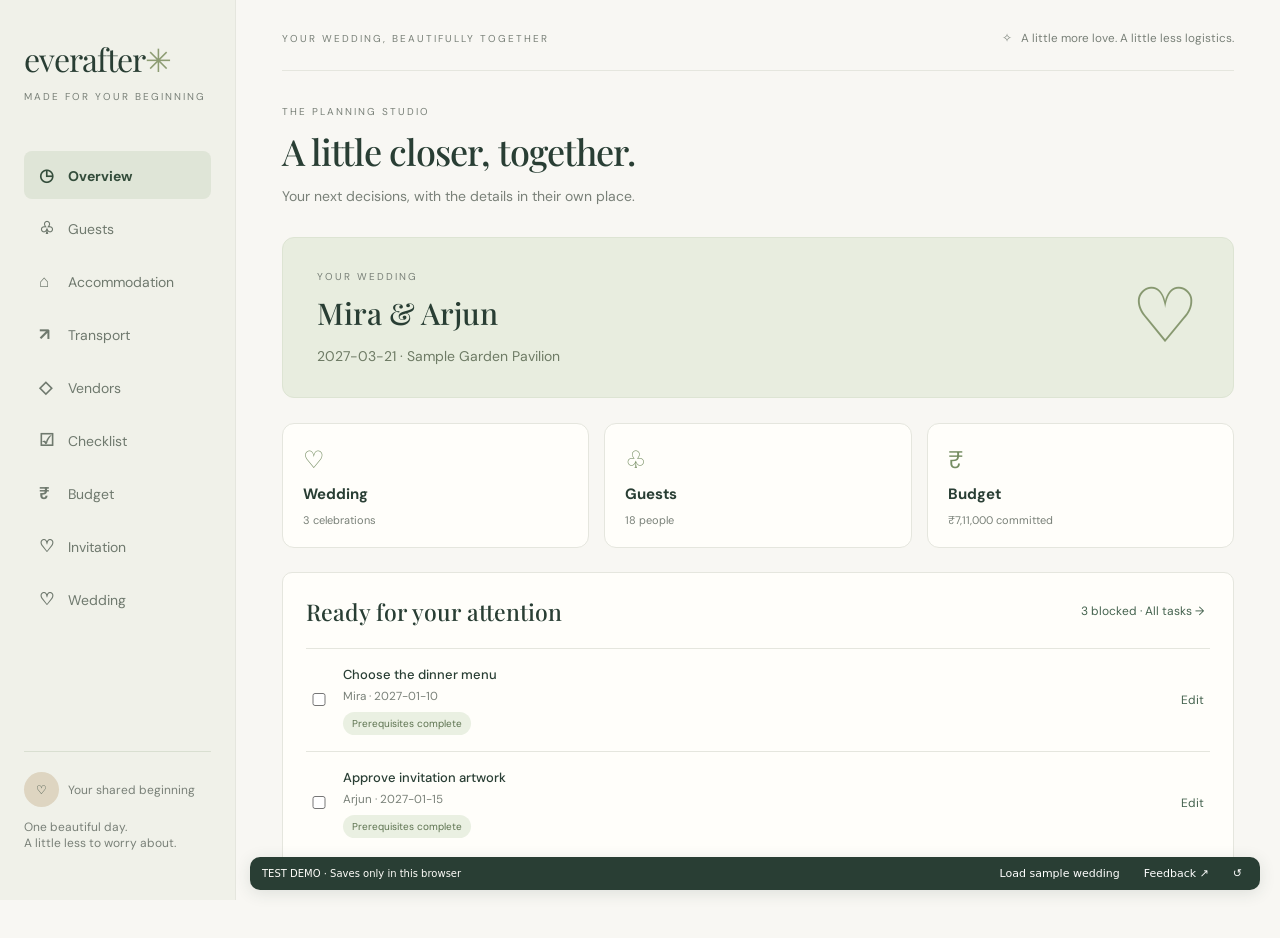
<file: docs/index.html>
<!doctype html>
<html lang="en"><head><meta charset="utf-8"><meta name="viewport" content="width=device-width,initial-scale=1"><title>Everafter · A little less planning, a little more us</title>
<style>
@import url('https://fonts.googleapis.com/css2?family=DM+Sans:wght@400;500;600;700&family=Playfair+Display:wght@400;500;600&display=swap');
:root{--bg:#f8f7f3;--ink:#293e34;--muted:#798078;--green:#45634f;--line:#e5e6de;--paper:#fffefa;--peach:#f4e6dc}*{box-sizing:border-box}body{margin:0;background:var(--bg);color:var(--ink);font:14px 'DM Sans',sans-serif}button,input,select,textarea{font:inherit}button{cursor:pointer}aside{width:236px;background:#f0f1e9;position:fixed;inset:0 auto 0 0;padding:37px 24px;display:flex;flex-direction:column;border-right:1px solid var(--line)}.brand{font:32px 'Playfair Display',Georgia,serif;letter-spacing:-1px}.brand span{color:#8d9c73}.tagline{font-size:10px;letter-spacing:2px;text-transform:uppercase;margin:10px 0 43px;color:var(--muted)}nav button{display:block;width:100%;text-align:left;border:0;background:transparent;color:#6f796e;padding:13px 15px;border-radius:8px;margin:5px 0}nav button.active{background:#dfe5d7;color:#344d3b;font-weight:700}nav button b{display:inline-block;width:29px;font-size:17px}.side-bottom{margin-top:auto;border-top:1px solid #d9dfd1;padding-top:20px;font-size:12px;color:var(--muted)}.avatar{display:inline-grid;place-items:center;background:#ded5c1;border-radius:50%;width:35px;height:35px;margin-right:9px;color:var(--ink)}main{margin-left:236px;padding:30px 46px 60px;max-width:1650px}.top{display:flex;justify-content:space-between;align-items:center;border-bottom:1px solid var(--line);padding-bottom:24px;margin-bottom:34px}.eyebrow{font-size:10px;text-transform:uppercase;letter-spacing:2px;color:var(--muted)}.top small{color:var(--muted)}h1,h2,h3{font-family:'Playfair Display',Georgia,serif;font-weight:500}h1{font-size:36px;letter-spacing:-1px;margin:9px 0 10px}h2{font-size:23px;margin:0}h3{font-size:18px;margin:0}.sub{color:var(--muted);line-height:1.7}.heading{display:flex;justify-content:space-between;align-items:center;margin-bottom:28px;gap:16px}.button{border:1px solid var(--line);background:var(--paper);color:var(--ink);padding:11px 17px;border-radius:6px;white-space:nowrap}.primary{background:var(--green);border-color:var(--green);color:white}.hero{background:#e8eddf;border:1px solid #dde4d3;border-radius:12px;padding:32px 34px;display:flex;justify-content:space-between;align-items:center;margin-bottom:25px;overflow:hidden}.hero h2{font-size:30px;margin:10px 0}.hero .art{font-size:76px;color:#879870;line-height:1}.hero p{color:#6e7b65;margin-bottom:0}.stats{display:grid;grid-template-columns:repeat(4,1fr);gap:17px;margin-bottom:28px}.stat,.card{background:var(--paper);border:1px solid var(--line);border-radius:10px;padding:23px}.stat .number{font:32px 'Playfair Display',serif;margin:13px 0 8px}.stat small{color:var(--muted)}.label{font-size:12px;color:#697766}.grid{display:grid;grid-template-columns:1.45fr 1fr;gap:22px}.card-head{display:flex;justify-content:space-between;align-items:center;margin-bottom:21px}.link{border:0;background:none;color:var(--green);font-size:12px}.row{display:flex;gap:12px;align-items:center;padding:16px 0;border-top:1px solid var(--line)}.row:first-child{border-top:0}.row .grow{flex:1}.row small{display:block;color:var(--muted);margin-top:5px}.pill{display:inline-block;font-size:11px;padding:5px 9px;border-radius:20px;background:#eaf0e2;color:#5c724f}.pill.pending{background:#f6ecda;color:#9b7e43}.pill.declined{background:#f4e1dc;color:#a46759}.progress{height:6px;background:#eceee5;border-radius:9px;overflow:hidden;margin:16px 0}.progress i{display:block;height:100%;background:#9caf82}.toolbar{display:flex;gap:10px;flex-wrap:wrap;margin-bottom:20px}.toolbar input{flex:1;min-width:180px}input,select,textarea{border:1px solid #dadfd3;border-radius:5px;background:white;padding:11px;color:var(--ink);width:100%}textarea{min-height:80px}table{width:100%;border-collapse:collapse;text-align:left}th{font-size:10px;letter-spacing:1px;text-transform:uppercase;color:var(--muted);font-weight:500;padding:15px 12px;border-bottom:1px solid var(--line)}td{padding:17px 12px;border-bottom:1px solid var(--line);font-size:13px}td small{display:block;color:var(--muted);margin-top:4px}.table-wrap{overflow:auto}.empty{text-align:center;color:var(--muted);padding:38px 12px;line-height:1.8}.hint{background:#f0f2e8;border-radius:8px;padding:16px;color:#728267;line-height:1.7;font-size:12px;margin-top:20px}.danger{color:#a76455}.actions{display:flex;gap:6px}.actions button{padding:6px 9px;border:1px solid var(--line);border-radius:5px;background:white;color:var(--green);font-size:11px}dialog{border:1px solid var(--line);border-radius:14px;width:560px;max-width:94vw;padding:28px;color:var(--ink)}dialog::backdrop{background:#24372d66;backdrop-filter:blur(3px)}form .fields{display:grid;grid-template-columns:1fr 1fr;gap:16px;margin:24px 0}label{font-size:12px;color:#6f7c6d;display:block}label input,label select,label textarea{margin-top:7px}.wide{grid-column:1/-1}.check{display:flex;align-items:center;gap:8px}.check input{width:auto}.modal-footer{display:flex;justify-content:flex-end;gap:8px}.toast{position:fixed;bottom:24px;right:24px;background:var(--ink);color:white;padding:14px 22px;border-radius:8px;z-index:9;display:none}.invitation{text-align:center;background:#f0e8dc;border:8px double #b9b99c;padding:60px 28px;margin:15px auto;max-width:580px}.invitation h1{font-size:52px}.invitation p{letter-spacing:2px;line-height:2}.guest{max-width:720px;margin:40px auto;padding:24px}.guest h1{text-align:center}.guest .fields{display:grid;gap:18px}.mobile-brand{display:none}@media(max-width:1000px){main{padding:25px}.stats{grid-template-columns:repeat(2,1fr)}.grid{grid-template-columns:1fr}aside{width:195px;padding:30px 15px}main{margin-left:195px}}@media(max-width:700px){aside{position:static;width:100%;padding:20px}.tagline,.side-bottom{display:none}.brand{font-size:28px}nav{display:flex;overflow:auto;margin-top:10px}nav button{width:auto;white-space:nowrap;padding:9px}nav button b{display:none}main{margin:0;padding:22px 16px}.top{display:none}h1{font-size:30px}.hero{padding:23px}.hero .art{display:none}.heading{align-items:flex-start}.stats{gap:10px}.stat{padding:17px}.card{padding:17px}form .fields{grid-template-columns:1fr}.wide{grid-column:auto}}@media print{aside,.top,.heading,.toolbar,.button{display:none}main{margin:0}.invitation{break-inside:avoid}}
.inv-studio{display:grid;grid-template-columns:minmax(280px,.85fr) minmax(340px,1.15fr);gap:22px;align-items:start}.inv-controls{position:sticky;top:20px}.inv-ideas{display:flex;flex-wrap:wrap;gap:7px}.inv-ideas button{border:1px solid #dfe4d6;background:#f5f6ee;color:#637657;border-radius:20px;padding:8px 10px;font-size:11px}.inv-details{padding:16px;background:#f5f4ef;border-radius:8px;margin-top:21px}.inv-details small{display:block;margin-top:7px;color:var(--muted);line-height:1.5}.inv-notice{font-size:12px;line-height:1.6;background:#faf1e1;border-radius:7px;padding:12px}.inv-canvas{min-height:450px;background:radial-gradient(#dce1d2 .8px,transparent .8px),#f3f3ec;background-size:18px 18px;display:flex;flex-direction:column;align-items:center;justify-content:center;text-align:center;border-radius:8px;padding:30px}.inv-canvas h2{font-size:25px;margin-top:17px}.inv-canvas p{color:var(--muted);line-height:1.8;max-width:370px}.inv-preview-actions{display:flex;flex-wrap:wrap;gap:9px;margin-top:20px}.inv-preview a{text-decoration:none}.inv-artwork{display:block;width:100%;max-height:700px;object-fit:contain;background:#f3f2eb}.inv-gallery{display:grid;grid-template-columns:repeat(auto-fill,minmax(145px,1fr));gap:16px}.inv-saved{border:1px solid var(--line);border-radius:8px;overflow:hidden}.inv-saved.selected{border-color:#6b8557;box-shadow:0 0 0 1px #6b8557}.inv-select{width:100%;padding:0;background:white;border:0;text-align:left;color:var(--ink)}.inv-select img,.inv-thumb{width:100%;height:185px;object-fit:contain;background:#f1f0e7}.inv-thumb{display:flex;flex-direction:column;align-items:center;justify-content:center;font-size:35px;color:#9aa68c}.inv-thumb small{font-size:11px;margin-top:12px}.inv-select p{padding:0 12px;line-height:1.6;font-size:12px;display:-webkit-box;-webkit-line-clamp:2;-webkit-box-orient:vertical;overflow:hidden}.inv-saved-footer{display:flex;justify-content:space-between;align-items:center;padding:9px;color:var(--muted);font-size:11px}.button:disabled{opacity:.55;cursor:wait}.inv-orbit{font-size:65px;color:#92a67f;animation:inv-pulse 2s infinite}@keyframes inv-pulse{50%{opacity:.3;transform:scale(.85)}}@media(prefers-reduced-motion:reduce){.inv-orbit{animation:none}}@media(max-width:1100px){.inv-studio{grid-template-columns:1fr}.inv-controls{position:static}.inv-canvas{min-height:360px}}@media print{body:has(#inv-print) *{visibility:hidden}body:has(#inv-print) #inv-print,body:has(#inv-print) #inv-print *{visibility:visible}#inv-print{position:absolute;inset:0;width:100%;height:100%}.inv-artwork{max-height:100%;height:100%;object-fit:contain}.inv-controls,.inv-gallery,.inv-preview-actions{display:none}}
.org-tier-grid{display:grid;grid-template-columns:repeat(auto-fit,minmax(210px,1fr));gap:15px;margin-bottom:20px}.org-tier{text-align:left;color:var(--ink);cursor:pointer;transition:background .15s}.org-tier:hover,.org-tier.chosen{background:#edf1e4;border-color:#9aaf83}.org-tier h3{margin:13px 0 8px;font-size:20px}.org-tier p{font-size:12px;min-height:40px}.org-tier-bottom{display:flex;gap:10px;justify-content:space-between;align-items:center}.org-tier-bottom strong{font-size:22px}.org-tier-bottom strong small{font-size:11px;font-weight:400;color:var(--muted)}.org-tier-bottom .pill{font-size:9px;padding:4px 6px}.org-category-row{display:flex;flex-wrap:wrap;align-items:center;gap:9px;margin:0 0 24px}.org-category-row .eyebrow{margin-right:5px}#org-selection{margin-left:auto;display:flex;align-items:center;gap:6px}@media(max-width:700px){#org-selection{margin-left:0}.org-tier p{min-height:0}}
</style><link rel="stylesheet" href="./mobile.css?v=all-contacts-20261105"><link rel="stylesheet" href="./planning.css?v=all-contacts-20261105"></head><body>
<aside><div class="brand">everafter<span>✳</span></div><div class="tagline">Made for your beginning</div><nav id="nav"></nav><div class="side-bottom"><span class="avatar">♡</span>Your shared beginning<br><p>One beautiful day.<br>A little less to worry about.</p></div></aside>
<main><div class="top"><span class="eyebrow">Your wedding, beautifully together</span><small>✧ &nbsp; A little more love. A little less logistics.</small></div><div id="app"></div></main>
<dialog id="modal"><form id="form"><h2 id="modal-title"></h2><div class="fields" id="fields"></div><div class="modal-footer"><button type="button" class="button" onclick="document.querySelector('dialog').close()">Cancel</button><button class="button primary">Save details</button></div></form></dialog><div id="toast" class="toast" role="status"></div>
<script src="./demo-config.js?v=all-contacts-20261105"></script>
<script src="./checklist-templates.js?v=all-contacts-20261105"></script>
<script src="./planner-demo.js?v=all-contacts-20261105"></script>
<script src="./demo-api.js?v=all-contacts-20261105"></script>
<script src="./invitation.js?v=all-contacts-20261105"></script>
<script src="./organization.js?v=all-contacts-20261105"></script>
<script src="./contacts.js?v=all-contacts-20261105"></script>
<script src="./mobile.js?v=all-contacts-20261105"></script>
<script src="./planning.js?v=all-contacts-20261105"></script>
<script>
const $=s=>document.querySelector(s), esc=v=>String(v??'').replace(/[&<>"']/g,c=>({'&':'&amp;','<':'&lt;','>':'&gt;','"':'&quot;',"'":'&#39;'}[c]));
let data={guests:[],tasks:[],vendors:[],rides:[],settings:[]},page='Overview',query='',filter='All';
const pages={'Overview':'◷','Guests':'♧','Accommodation':'⌂','Transport':'↗','Vendors':'◇','Checklist':'☑','Budget':'₹','Invitation':'♡'};
const money=n=>new Intl.NumberFormat('en-IN',{style:'currency',currency:'INR',maximumFractionDigits:0}).format(Number(n)||0);
const settings=()=>data.settings[0]||{names:'Your names',date:'',venue:'Your wedding venue',budget:1000000,dress:'Festive attire'};
function toast(t){$('#toast').textContent=t;$('#toast').style.display='block';setTimeout(()=>$('#toast').style.display='none',3500)}
async function api(url,method='GET',body){return window.everafterDemoApi(url,method,body)}
async function load(){data=await api('/api/records');selectedGuests=new Set([...selectedGuests].filter(id=>data.guests.some(g=>g.id===id)));render()}
async function save(kind,record){await api('/api/records/'+kind,'POST',record);if(kind==='categories')categoryFilter='All';if(kind==='tiers')tierFilter='All';await load()}
function go(p){page=p;query='';filter='All';render();document.querySelector('main').scrollTop=0}
function heading(title,sub,action=''){return `<div class="heading"><div><div class="eyebrow">The planning studio</div><h1>${title}</h1><div class="sub">${sub}</div></div>${action}</div>`}
function addButton(kind,label){return `<button class="button primary" onclick="edit('${kind}')">＋ ${label}</button>`}
function empty(t){return `<div class="empty">✧<br>${t}</div>`}
function pill(s){return `<span class="pill ${s==='Pending'||s==='Considering'?'pending':s==='Declined'?'declined':''}">${esc(s||'Pending')}</span>`}
function actions(k,id,extra=''){return `<div class="actions"><button onclick="edit('${k}','${id}')">Edit</button>${extra}<button onclick="del('${k}','${id}')" aria-label="Delete record">×</button></div>`}
function table(head,rows){return `<div class="table-wrap"><table><thead><tr>${head.map(h=>`<th>${h}</th>`).join('')}</tr></thead><tbody>${rows.join('')}</tbody></table>${rows.length?'':empty('Nothing here yet. Add your first details to get started.')}</div>`}
function render(){ $('#nav').innerHTML=Object.entries(pages).map(([p,i])=>`<button class="${page===p?'active':''}" onclick="go('${p}')"><b>${i}</b>${p}</button>`).join(''); const s=settings(),g=data.guests,v=data.vendors,t=data.tasks;let html='';
if(page==='Overview'){const yes=g.filter(x=>x.rsvp==='Attending').length,done=t.filter(x=>x.done).length;const days=s.date?Math.ceil((new Date(s.date+'T00:00:00')-new Date())/86400000):null;html=heading('A beautiful beginning.','Your people, your plans, your day. All coming together.',`<button class="button" onclick="edit('settings')">Wedding details ↗</button>`)+`<div class="hero"><div><div class="eyebrow">${days===null?'Let the planning begin':days>0?days+' days until your forever':'Your wedding celebration'}</div><h2>${esc(s.names)}</h2><p>${s.date?esc(new Date(s.date+'T00:00:00').toLocaleDateString('en-IN',{day:'numeric',month:'long',year:'numeric'})):'Set a date and start your story'} &nbsp; · &nbsp; ${esc(s.venue)}</p></div><div class="art">❧ ♡</div></div><div class="stats">${[['Your guest list',g.length,'People to celebrate with'],['RSVPs received',g.filter(x=>x.rsvp&&x.rsvp!=='Pending').length,yes+' attending'],['Planning progress',t.length?Math.round(done/t.length*100)+'%':'0%',done+' of '+t.length+' tasks complete'],['Budget committed',money(v.reduce((a,x)=>a+Number(x.quote||0),0)),'of '+money(s.budget)+' planned']].map(([l,n,d])=>`<div class="stat"><div class="label">${l}</div><div class="number">${n}</div><small>${d}</small></div>`).join('')}</div><div class="grid"><section class="card"><div class="card-head"><h2>A little closer to “I do”</h2><button class="link" onclick="go('Checklist')">All tasks →</button></div>${t.filter(x=>!x.done).sort((a,b)=>(a.due||'9999').localeCompare(b.due||'9999')).slice(0,4).map(x=>taskRow(x)).join('')||empty('A clear head starts with a checklist.')}<button class="link" onclick="edit('tasks')">＋ Add a task</button></section><section class="card"><div class="card-head"><h2>Guest essentials</h2><button class="link" onclick="go('Guests')">Manage →</button></div>${[['Awaiting an RSVP',g.filter(x=>!x.rsvp||x.rsvp==='Pending').length],['Addresses to collect',g.filter(x=>!x.address).length],['Rooms to assign',g.filter(x=>x.needsHotel&&!x.room).length],['Pickups to confirm',g.filter(x=>x.needsRide&&!x.pickup).length]].map(([l,n])=>`<div class="row"><span class="grow">${l}</span><span class="pill pending">${n}</span></div>`).join('')}<div class="hint">A guest’s private link brings their RSVP, preferences, and confirmed arrangements together.</div></section></div>`;}
if(page==='Guests'){html=guestOrganizationView();}
if(page==='Accommodation'){html=heading('A warm welcome.','Record your bookings and give every guest a place to settle in.')+`<section class="card">${table(['Guest / tier','Needs a room','Hotel','Room',''],g.filter(x=>x.needsHotel||x.hotel).map(x=>`<tr><td>${esc(x.name)}<small>${esc(x.tier)}</small></td><td>${x.needsHotel?'Yes':'No'}</td><td>${esc(x.hotel)||'Unassigned'}</td><td>${esc(x.room)||'—'}</td><td>${actions('guests',x.id)}</td></tr>`))}</section><div class="hint">Add hotel needs in Guests, then enter the confirmed hotel and room. Bookings and payments happen outside this app.</div>`;}
if(page==='Transport'){html=heading('Every arrival, taken care of.','Match arrival requests to your confirmed vehicles.',addButton('rides','Add vehicle'))+`<section class="card"><div class="card-head"><h2>Your vehicles</h2></div>${table(['Vehicle','Driver / contact','Seats','Assigned',''],data.rides.map(x=>{let used=g.filter(a=>a.pickup===x.id).reduce((n,a)=>n+Number(a.passengers||1),0);return `<tr><td>${esc(x.name)}<small>${esc(x.route)}</small></td><td>${esc(x.driver)}<small>${esc(x.phone)}</small></td><td>${esc(x.capacity)}</td><td>${used} / ${esc(x.capacity)}</td><td>${actions('rides',x.id)}</td></tr>`}))}</section><section class="card" style="margin-top:22px"><div class="card-head"><h2>Pickup requests</h2></div>${table(['Guest','Arrival / passengers','Assignment',''],g.filter(x=>x.needsRide).map(x=>`<tr><td>${esc(x.name)}</td><td>${esc(x.arrival)||'Awaiting arrival details'}<small>${esc(x.passengers||1)} passenger(s)</small></td><td>${esc(data.rides.find(r=>r.id===x.pickup)?.name)||'Waiting for assignment'}</td><td><button class="button" onclick="assign('${x.id}')">Assign ride</button></td></tr>`))}</section>`;}
if(page==='Vendors'){html=heading('The people behind the magic.','Keep decisions, commitments, and next steps in one place.',addButton('vendors','Add vendor'))+`<section class="card">${table(['Vendor','Status','Quote / paid','Next action',''],v.map(x=>`<tr><td>${esc(x.name)}<small>${esc(x.category)} · ${esc(x.contact)}</small></td><td>${pill(x.status)}</td><td>${money(x.quote)}<small>${money(x.paid)} paid</small></td><td>${esc(x.next)}<small>${esc(x.due)}</small></td><td>${actions('vendors',x.id)}</td></tr>`))}</section><div class="hint">Record vendor-confirmed lead times and decision criteria in each vendor’s notes. Due dates appear here; external notifications and lead-time research are not connected.</div>`;}
if(page==='Checklist'){html=heading('One thing at a time.','Small steps toward a day you’ll always remember.',`<div class="actions"><button class="button" onclick="edit('settings')">Wedding style</button>${addButton('tasks','Add task')}</div>`)+`<section class="card" style="margin-bottom:20px;background:#eaf0e2"><div class="eyebrow">Your celebration, your way</div><h2 style="margin:10px 0">${esc(s.weddingKind&&s.weddingKind!=='Choose later'?s.weddingKind+' wedding checklist':'Start with your wedding style')}</h2><p class="sub">${s.weddingKind&&s.weddingKind!=='Choose later'?'Your starter tasks are ready. Edit, assign, or remove them to suit your celebration. Tasks from earlier styles stay until you remove them.':'Choose a religion, civil ceremony, interfaith celebration, or custom style in Wedding details. Your basic checklist will be added automatically.'}</p>${s.customs?`<p class="sub">Your customs: ${esc(s.customs)}</p>`:''}<button class="link" onclick="edit('settings')">${s.weddingKind&&s.weddingKind!=='Choose later'?'Update wedding style →':'Choose your wedding style →'}</button></section><section class="card">${t.slice().sort((a,b)=>Number(a.done)-Number(b.done)||(a.due||'9999').localeCompare(b.due||'9999')).map(taskRow).join('')||empty('Your plans start here. Add a task and give it an owner.')}</section>`;}
if(page==='Budget'){let total=v.reduce((a,x)=>a+Number(x.quote||0),0),paid=v.reduce((a,x)=>a+Number(x.paid||0),0);html=heading('Room for what matters.','A clear view of your commitments and remaining payments.',`<button class="button" onclick="edit('settings')">Set budget</button>`)+`<div class="stats">${[['Planned',s.budget],['Committed',total],['Paid',paid],['Uncommitted',Number(s.budget)-total]].map(([l,n])=>`<div class="stat"><div class="label">${l}</div><div class="number">${money(n)}</div></div>`).join('')}</div><section class="card">${table(['Vendor','Quoted cost','Paid','Remaining','Due date'],v.map(x=>`<tr><td>${esc(x.name)}</td><td>${money(x.quote)}</td><td>${money(x.paid)}</td><td>${money(Number(x.quote||0)-Number(x.paid||0))}</td><td>${esc(x.due)||'—'}</td></tr>`))}</section>`;}
if(page==='Invitation'){html=invitationView();}
appNavigation();const revised=planningContent(page,html);$('#app').innerHTML=revised===null?mobileContent(page,html):revised;if(page==='Invitation')initInvitations();}
function taskRow(x){return `<div class="row"><input type="checkbox" style="width:17px" aria-label="Complete ${esc(x.name)}" ${x.done?'checked':''} onchange="toggleTask('${x.id}',this.checked)"><div class="grow" style="${x.done?'text-decoration:line-through;opacity:.6':''}">${esc(x.name)}<small>${esc(x.owner||'Unassigned')} · ${esc(x.due||'No due date')}${x.due&&x.due<new Date().toISOString().slice(0,10)&&!x.done?' · Overdue':''}</small></div>${actions('tasks',x.id)}</div>`}
function guestTable(rows){return organizationGuestTable(rows)}
function renderRows(){$('#guest-table').innerHTML=guestTable(organizedGuests());$('#org-selection').innerHTML=selectionToolbar()}

const schemas={categories:[['name','Category name','text',true],['description','Description','textarea']],tiers:[['name','Tier name','text',true],['rank','Priority (1 is highest)','number',true],['description','Who belongs here','textarea'],['hotelSupport','Offer accommodation','check'],['travelSupport','Offer transport support','check']],guests:[['name','Full name','text',true],['phone','Phone'],['email','Email','email'],['category','Relationship category',['']],['side','Wedding side',['','Bride','Groom','Partner 1','Partner 2','Shared']],['tier','Private tier',['']],['rsvp','RSVP',['Pending','Attending','Declined']],['meal','Meal',['Unspecified','Vegetarian','Non-vegetarian','Vegan','Other']],['delivery','Invitation / basket',['Not sent','Invitation sent','Basket sent','Both sent']],['address','Mailing address','textarea'],['needsHotel','Needs accommodation','check'],['needsRide','Needs pickup','check'],['hotel','Confirmed hotel'],['room','Room number'],['arrival','Arrival date, time and location'],['passengers','Passengers','number'],['notes','Private notes','textarea']],tasks:[['name','Task','text',true],['owner','Owner'],['due','Due date','date'],['notes','Notes / dependencies','textarea']],vendors:[['name','Vendor name','text',true],['category','Category'],['contact','Contact'],['status','Status',['Considering','Awaiting confirmation','Confirmed','Declined']],['quote','Quoted cost (INR)','number'],['paid','Paid (INR)','number'],['due','Next deadline / payment date','date'],['next','Next action'],['notes','Decision criteria / confirmed lead time','textarea']],rides:[['name','Vehicle / pickup label','text',true],['driver','Driver name'],['phone','Driver contact'],['capacity','Passenger capacity','number',true],['route','Route, pickup date and time']],settings:[['weddingKind','Religion / wedding style',['Choose later','Civil / secular','Hindu','Muslim / Nikah','Christian','Sikh / Anand Karaj','Jewish','Buddhist','Jain','Interfaith / multicultural','Custom ceremony']],['customs','Additional customs or wedding style','textarea'],['names','Couple’s names','text',true],['date','Wedding date','date'],['venue','Venue'],['time','Ceremony time'],['dress','Dress code'],['budget','Total budget (INR)','number']]};
function fields(schema,record){return schema.map(([key,label,type='text',required])=>`<label class="${type==='textarea'?'wide':''} ${type==='check'?'check':''}">${type==='check'?`<input name="${key}" type="checkbox" ${record[key]?'checked':''}>${label}`:`${label}${Array.isArray(type)?`<select name="${key}">${type.map(v=>`<option ${record[key]===v?'selected':''}>${esc(v)}</option>`).join('')}</select>`:type==='textarea'?`<textarea name="${key}">${esc(record[key])}</textarea>`:`<input name="${key}" type="${type}" ${type==='number'?'min="0" step="1"':''} ${required?'required':''} value="${esc(record[key])}">`}`}</label>`).join('')}
function edit(kind,id){$('#form button[type="submit"], #form button:not([type])').textContent='Save details';if(kind==='guests'){schemas.guests.find(f=>f[0]==='category')[2]=['',...groupList('categories').map(g=>g.name)];schemas.guests.find(f=>f[0]==='tier')[2]=['',...groupList('tiers').map(g=>g.name)];}const old=kind==='settings'?settings():data[kind].find(x=>x.id===id)||{};$('#modal-title').textContent=kind==='settings'?'Your wedding details':(id?'Edit ':'Add ')+({guests:'guest',tasks:'task',vendors:'vendor',rides:'vehicle',categories:'category',tiers:'tier'}[kind]);$('#fields').innerHTML=fields(schemas[kind],old)+(kind==='settings'?'<div class="wide hint">Choose a wedding style to automatically add an editable starter checklist. Changing styles adds suggestions and keeps existing tasks. Dates are suggested planning targets based on the wedding date when added; you can change them. Customs vary—keep only what fits your celebration.</div>':'');$('#form').onsubmit=async e=>{e.preventDefault();const record={...old},fd=new FormData(e.target);for(const [key,,type]of schemas[kind])record[key]=['dependencies','multiTier'].includes(type)?fd.getAll(key):type==='check'?fd.has(key):type==='number'?Number(fd.get(key)):fd.get(key);try{if(kind==='guests'&&record.categoryReview==='suggested')record.categoryReview='confirmed';if(kind==='rides'&&record.capacity<1)throw Error('A vehicle needs at least one seat.');await save(kind,record);$('#modal').close();toast(kind==='settings'?'Wedding details and starter checklist saved':'Details saved')}catch(e){toast(e.message)}};$('#modal').showModal()}
async function toggleTask(id,done){try{await save('tasks',{...data.tasks.find(x=>x.id===id),done})}catch(e){toast(e.message)}}
async function del(kind,id){if(!confirm('Delete this record?'))return;try{if(kind==='rides'&&data.guests.some(g=>g.pickup===id))throw Error('Reassign guests before deleting this vehicle.');await api('/api/records/'+kind+'/'+id,'DELETE');await load()}catch(e){toast(e.message)}}
async function copyLink(){toast('Private guest links need the Rust server and are unavailable in this browser-only demo.')}
function assign(id){const g=data.guests.find(x=>x.id===id);$('#modal-title').textContent='Assign a confirmed pickup';$('#fields').innerHTML=`<label class="wide">Vehicle<select name="pickup"><option value="">Waiting / unassigned</option>${data.rides.map(r=>`<option value="${r.id}" ${g.pickup===r.id?'selected':''}>${esc(r.name)} · ${esc(r.route)} · ${esc(r.capacity)} seats</option>`).join('')}</select></label>`;$('#form').onsubmit=async e=>{e.preventDefault();try{const id=new FormData(e.target).get('pickup'),r=data.rides.find(x=>x.id===id);if(r){const used=data.guests.filter(x=>x.id!==g.id&&x.pickup===id).reduce((a,x)=>a+Number(x.passengers||1),0);if(used+Number(g.passengers||1)>Number(r.capacity))throw Error('This vehicle does not have enough seats.');}await save('guests',{...g,pickup:id,driver:r?`${r.driver||''} ${r.phone||''} · ${r.route||''}`:''});$('#modal').close();toast('Pickup assignment saved')}catch(e){toast(e.message)}};$('#modal').showModal()}
function parseCSV(text){const rows=[];let row=[],value='',quote=false;for(let i=0;i<text.length;i++){const c=text[i];if(c==='"'){if(quote&&text[i+1]==='"'){value+='"';i++}else quote=!quote}else if(c===','&&!quote){row.push(value);value=''}else if((c==='\n'||c==='\r')&&!quote){if(c==='\r'&&text[i+1]==='\n')i++;row.push(value);if(row.some(x=>x.trim()))rows.push(row);row=[];value=''}else value+=c}if(quote)throw Error('Unclosed quote in CSV');row.push(value);if(row.some(x=>x.trim()))rows.push(row);return rows}
async function importGuests(file){if(!file)return;try{const rows=parseCSV((await file.text()).replace(/^\uFEFF/,'')),head=rows.shift()?.map(x=>x.trim().toLowerCase());if(!head?.includes('name'))throw Error('CSV needs a name column.');let n=0;for(const row of rows){let record={rsvp:'Pending'};head.forEach((key,i)=>{if(['name','phone','email','tier','category','side'].includes(key))record[key]=row[i]||''});if(record.name?.trim()){await api('/api/records/guests','POST',record);n++}}await load();toast(n+' guests imported')}catch(e){await load();toast(e.message)}}
function exportGuests(){const keys=['name','phone','email','category','side','tier','rsvp','meal','address','hotel','room','delivery'];const cell=v=>'"'+String(v??'').replace(/^[=+@-]/,"'$&").replace(/"/g,'""')+'"';const text=[keys.join(','),...data.guests.map(g=>keys.map(k=>cell(g[k])).join(','))].join('\r\n');const a=document.createElement('a');a.href=URL.createObjectURL(new Blob(['\uFEFF'+text],{type:'text/csv'}));a.download='wedding-guests.csv';a.click();setTimeout(()=>URL.revokeObjectURL(a.href),1000)}
async function guestPage(token){document.querySelector('aside').remove();document.querySelector('main').style.display='none';const root=document.createElement('div');root.className='guest';document.body.append(root);try{const g=await api('/api/guest/'+token);root.innerHTML=`<div class="eyebrow" style="text-align:center">Everafter · You’re part of our story</div><h1>We can’t wait to see you,<br>${esc(g.name)}.</h1><p class="sub" style="text-align:center">Your RSVP and the details for a comfortable celebration.</p><section class="card"><h2>Your arrangements</h2><p>Hotel: ${esc(g.hotel)||'Details to follow'} · Room: ${esc(g.room)||'To be assigned'}</p><p>Pickup: ${esc(g.driver)||'No confirmed pickup yet'}</p></section><form id="guest-form" class="card" style="margin-top:20px"><h2>A few details from you</h2><div class="fields" style="margin:22px 0">${fields([['rsvp','Will you join us?',['Pending','Attending','Declined']],['meal','Meal preference',['Unspecified','Vegetarian','Non-vegetarian','Vegan','Other']],['address','Mailing address (optional)','textarea'],['needsHotel','I need accommodation','check'],['needsRide','I need a pickup','check'],['arrival','Arrival date, time and airport / station'],['passengers','Passengers','number']],g)}</div><button class="button primary">Save my response</button><p class="sub">Your hosts can view these details. Keep this private link to yourself.</p></form>`;$('#guest-form').onsubmit=async e=>{e.preventDefault();const fd=new FormData(e.target),body=Object.fromEntries(fd);body.needsHotel=fd.has('needsHotel');body.needsRide=fd.has('needsRide');try{await api('/api/guest/'+token,'POST',body);toast('Thank you! Your response has been saved.')}catch(e){toast(e.message)}}}catch(e){root.textContent=e.message}}
initializePlanning();
if(location.pathname.startsWith('/guest/'))guestPage(location.pathname.split('/')[2]);else load().catch(e=>{$('#app').innerHTML=empty('Could not connect to the Rust server. '+esc(e.message))});
</script></body></html>
</file>
<file: docs/mobile.css>
/* Compact app layout: primary actions stay visible, detail screens remain one tap away. */
#app-bottom-nav{display:none}
@media(max-width:700px){
html,body{height:100%;overflow:hidden}body{font-family:'DM Sans',system-ui,sans-serif;background:#f6f7f2}aside{position:fixed;top:0;left:0;right:0;height:57px;width:auto;display:flex;justify-content:center;align-items:center;padding:9px 20px;background:#f6f7f2;border:0;z-index:4}.brand{font-size:25px;letter-spacing:-1px}aside nav,.tagline,.side-bottom{display:none!important}main{position:fixed;top:57px;bottom:calc(72px + env(safe-area-inset-bottom));left:0;right:0;max-width:none;margin:0;padding:15px 20px 24px;overflow-y:auto;overscroll-behavior:contain;-webkit-overflow-scrolling:touch}.top{display:none}#app-bottom-nav{position:fixed;bottom:0;left:0;right:0;height:calc(72px + env(safe-area-inset-bottom));padding:9px 9px calc(8px + env(safe-area-inset-bottom));display:grid;grid-template-columns:repeat(5,1fr);margin:0;background:#fffefa;border-top:1px solid #e4e8dd;z-index:5}#app-bottom-nav button{display:flex;flex-direction:column;justify-content:center;align-items:center;gap:5px;min-width:0;width:auto;margin:0;padding:5px 0;background:none;border:0;border-radius:12px;color:#8b948a;font-size:10px;font-weight:600}#app-bottom-nav button.selected{color:#365743;background:#ecf1e5}button,input,select{touch-action:manipulation}input,select,textarea{font-size:16px;min-width:0}.button{padding:10px 13px;border-radius:10px;font-size:12px}.heading{margin:0 0 18px;gap:10px}.heading h1{font:600 24px 'DM Sans',sans-serif;letter-spacing:-.8px;margin:0 0 5px}.heading .eyebrow{display:none}.heading .sub{font-size:12px;line-height:1.5}.heading .actions{flex-wrap:wrap;justify-content:end}.heading .actions button{padding:9px}.hint{font-size:11px;padding:12px}.card{border-radius:13px;padding:15px}h2{font:600 16px 'DM Sans',sans-serif;letter-spacing:-.3px}h3{font:600 15px 'DM Sans',sans-serif}.phone-title{display:flex;align-items:center;justify-content:space-between;gap:12px;margin-bottom:18px}.phone-title h1{font:600 27px 'DM Sans',sans-serif;letter-spacing:-1px;margin:0}.phone-greeting{display:flex;justify-content:space-between;align-items:center;margin-bottom:12px}.phone-greeting>span{font-size:9px;letter-spacing:1.7px;color:#8b9388}.phone-greeting button{border:1px solid #e0e5d9;border-radius:50%;background:#fffefa;width:31px;height:31px;color:#61765c;font-size:16px}.phone-wedding{background:linear-gradient(115deg,#e4ebd8,#f0f2e6);border-radius:18px;padding:20px;display:flex;justify-content:space-between;align-items:center;min-height:123px}.phone-wedding small{font-size:9px;letter-spacing:1.7px;color:#7c8b71}.phone-wedding h1{font-size:29px;margin:8px 0;letter-spacing:-.7px}.phone-wedding p{font-size:11px;color:#6f7c65;line-height:1.5;margin:0}.phone-wedding p span{padding:0 5px}.phone-heart{font-size:43px;color:#93a47c;margin-left:12px}.phone-metrics{display:grid;grid-template-columns:repeat(3,1fr);padding:15px 0;margin:4px 0 2px}.phone-metrics button{display:flex;flex-direction:column;gap:5px;align-items:center;border:0;border-right:1px solid #e0e5d9;background:transparent;color:var(--ink)}.phone-metrics button:last-child{border:0}.phone-metrics strong{font-size:23px;font-weight:600;letter-spacing:-1px}.phone-metrics strong small{font-size:13px;font-weight:400;color:#8a9484}.phone-metrics button>span{font-size:10px;color:#88917f}.phone-section-title{display:flex;justify-content:space-between;align-items:center;margin:17px 0 10px}.phone-section-title button{font-size:11px;border:0;background:none;color:#658056}.phone-task-list{background:#fffefa;border:1px solid #e5e8dd;border-radius:13px;padding:0 13px}.phone-task{display:flex;gap:11px;align-items:center;padding:13px 0;border-bottom:1px solid #eceee5}.phone-task:last-child{border:0}.phone-task input{width:18px;min-width:18px;height:18px;accent-color:#45634f;padding:0}.phone-task button{flex:1;min-width:0;text-align:left;border:0;background:none;padding:0;color:var(--ink)}.phone-task strong{font-size:12px;font-weight:500;line-height:1.5;display:-webkit-box;-webkit-line-clamp:2;-webkit-box-orient:vertical;overflow:hidden}.phone-task small{display:block;font-size:10px;color:#8a9384;margin-top:4px}.phone-shortcuts{display:grid;grid-template-columns:repeat(3,1fr);gap:8px}.phone-shortcuts button{border:1px solid #e3e7da;border-radius:12px;padding:11px 4px;background:#fffefa;font-size:10px;color:#596d50;display:flex;flex-direction:column;gap:7px;align-items:center}.phone-shortcuts span{font-size:21px;color:#7c9468}.phone-budget{display:flex;justify-content:space-between;align-items:center;gap:8px;width:100%;border:0;background:#ecefe3;border-radius:12px;text-align:left;color:#7c8971;padding:12px 14px;margin-top:15px;font-size:10px}.phone-budget strong{font-size:17px;font-weight:600;color:#455d3c;display:block;margin-top:3px}.phone-budget small{font-size:10px;text-align:right}.phone-tabs{display:grid;grid-template-columns:1fr 1fr;background:#e9eddf;padding:4px;border-radius:11px;margin-bottom:17px}.phone-tabs button{border:0;border-radius:8px;background:none;padding:9px 6px;font-size:12px;color:#7e8c73}.phone-tabs button.selected{background:#fffefa;color:#3a563f;box-shadow:0 1px 3px #344d3b10;font-weight:600}.phone-tabs span{font-size:10px;opacity:.65;margin-left:5px}.phone-guest-search{display:flex;gap:9px;margin-bottom:12px}.phone-guest-search input{background:#fffefa;border-radius:10px;font-size:13px;min-width:0}.phone-guest-search button{width:44px;min-width:44px;border:1px solid #dfe5d6;background:#e8eedd;border-radius:10px;font-size:23px;color:#587447}.phone-filters{border-bottom:1px solid #e2e7d8;padding:0 0 10px;margin-bottom:9px}.phone-filters summary{font-size:11px;color:#6c7d60;padding:3px 0;cursor:pointer}.phone-filters summary span{float:right;color:#99a08f}.phone-filters>div{display:grid;grid-template-columns:1fr 1fr;gap:8px;padding-top:10px}.phone-filters select{font-size:12px;padding:8px}.phone-filters label{grid-column:1/-1}.phone-guest-tools{display:flex;gap:7px;margin:10px 0 15px}.phone-guest-tools button{border:1px solid #e0e5d7;border-radius:8px;background:#fffefa;padding:8px 11px;color:#607652;font-size:11px}.phone-guest-tools button:disabled{opacity:.4}.phone-empty{text-align:center;padding:35px 12px;background:#fffefa;border:1px dashed #dae2cf;border-radius:16px}.phone-empty>div{font-size:40px;color:#9cad89;margin-bottom:15px}.phone-empty h2{font-size:19px}.phone-empty p{font-size:12px;color:#98a08e;line-height:1.8;margin-bottom:20px}.phone-person{display:flex;align-items:center;gap:9px;padding:13px 0;border-bottom:1px solid #e3e7dc}.phone-person>input{width:15px;height:15px;accent-color:#45634f}.phone-initial{display:grid;place-items:center;border-radius:50%;width:32px;height:32px;background:#e7ecdd;color:#7b9168;font-size:13px}.phone-person-main{flex:1;min-width:0;text-align:left;border:0;background:none;color:var(--ink);padding:0}.phone-person-main strong{font-size:13px}.phone-person-main small{display:block;font-size:9px;color:#87957b;margin-top:5px}.phone-rsvp{border:0;background:none;padding:0}.phone-rsvp .pill{font-size:9px}.phone-tier{display:flex;align-items:center;gap:12px;width:100%;text-align:left;border:1px solid #e0e5d7;background:#fffefa;border-radius:12px;padding:16px 12px;margin-bottom:9px;color:#4e6545}.phone-tier-number{display:grid;place-items:center;background:#eaf0df;border-radius:10px;width:33px;height:36px;font-size:17px}.phone-tier>span:nth-child(2){flex:1}.phone-tier strong{font-size:12px}.phone-tier small{display:block;font-size:10px;color:#9aa38e;margin-top:6px}.phone-tier b{font-weight:500;font-size:22px}.phone-category-grid{display:grid;grid-template-columns:1fr 1fr;gap:8px}.phone-category-grid button{display:flex;justify-content:space-between;border:1px solid #e1e6d8;border-radius:10px;padding:13px 12px;color:#6b805d;background:#fffefa;font-size:12px}.phone-style{display:flex;justify-content:space-between;align-items:center;width:100%;border:0;background:#e8eedd;border-radius:12px;padding:14px;text-align:left;color:#4d6642}.phone-style strong{font-size:12px}.phone-style small{display:block;font-size:10px;color:#879776;margin-top:5px}.phone-more{margin-top:22px}.phone-more>button{display:flex;align-items:center;gap:13px;background:#fffefa;border:1px solid #e4e8dc;border-radius:13px;padding:17px 14px;width:100%;text-align:left;color:#58744a;margin-bottom:10px}.phone-more>button>span{display:grid;place-items:center;width:36px;height:38px;background:#edf1e3;border-radius:10px;font-size:23px}.phone-more button div{flex:1}.phone-more strong{font-size:13px}.phone-more small{display:block;margin-top:5px;font-size:10px;color:#91a080}.phone-more b{font-size:22px;font-weight:400}.stats{gap:8px;margin-bottom:17px}.stat{padding:13px}.stat .number{font:600 23px 'DM Sans',sans-serif;margin:8px 0}.stat small{font-size:10px}dialog{padding:22px 18px;max-width:100vw;width:100%;max-height:88dvh;border-radius:20px 20px 0 0;margin:auto 0 0;overflow-y:auto;bottom:0;top:auto}.modal-footer{position:sticky;bottom:-22px;background:#fffefa;padding:14px 0;margin:0 -1px -8px}.toast{bottom:90px;left:20px;right:20px;text-align:center;font-size:12px}.inv-canvas{min-height:240px}.inv-controls{position:static}.inv-controls textarea{min-height:110px!important}.inv-studio{gap:15px}.inv-gallery{grid-template-columns:1fr 1fr}.table-wrap th,.table-wrap td{padding:12px 8px;font-size:11px}
}
@media print{#app-bottom-nav{display:none!important}html,body{overflow:visible}main{position:static;overflow:visible}}

@media(max-width:700px){.phone-person-menu{border:0;background:none;color:#7a8e6b;font-size:23px;padding:5px}.phone-record-actions{display:flex;justify-content:space-between;align-items:center;gap:8px}.phone-invitation>.heading{margin-top:15px}.phone-invitation[data-tab="design"] .inv-preview,.phone-invitation[data-tab="design"]>section.card{display:none}.phone-invitation[data-tab="preview"] .inv-controls,.phone-invitation[data-tab="preview"]>section.card{display:none}.phone-invitation[data-tab="gallery"] .inv-studio{display:none}.phone-invitation .inv-artwork{max-height:52dvh}.phone-invitation .inv-canvas{min-height:40dvh}}
</file>
<file: docs/planning.css>
.setup-card{max-width:600px;margin:30px auto;background:var(--paper);padding:36px;border:1px solid var(--line);border-radius:22px}.setup-card h1{font-size:35px}.setup-card p{color:var(--muted);line-height:1.7}.setup-symbol{font-size:54px;color:#98aa80;margin-top:20px}.setup-card .fields{display:grid;grid-template-columns:1fr 1fr;gap:18px;margin:26px 0}.setup-card small{display:block;margin-top:20px;color:var(--muted);line-height:1.7;font-size:11px}.wedding-summary{display:flex;justify-content:space-between;align-items:center;margin-bottom:20px;background:#eaf0e1}.wedding-summary h2{font-size:28px;margin-top:12px}.wedding-summary>span{font-size:56px;color:#94a780}.event-grid{display:grid;grid-template-columns:repeat(auto-fit,minmax(290px,1fr));gap:18px}.event-card p{font-size:13px;line-height:1.6}.event-card p small{display:block;color:var(--muted)}.planner-tabs{display:flex;gap:5px;background:#e8edde;border-radius:11px;padding:4px;margin:0 0 20px}.planner-tabs button{flex:1;border:0;background:none;border-radius:8px;color:#7c8e6e;padding:10px;font-size:12px}.planner-tabs button.selected{background:#fffefa;color:#3e5a36;font-weight:600}.task-dependency-row strong{font-size:13px;font-weight:500}.task-dependency-row .pill{margin-top:8px;font-size:10px;max-width:100%;white-space:normal}.dependency-picker{border:1px solid var(--line);border-radius:9px;padding:14px;max-height:240px;overflow:auto}.dependency-picker legend{font-size:12px;color:#728269}.dependency-picker label{padding:8px 0;font-size:12px}.dependency-picker input{margin:0}.planner-shortcuts{display:grid;grid-template-columns:repeat(3,1fr);gap:15px;margin-bottom:24px}.planner-shortcuts button{display:flex;flex-direction:column;gap:9px;text-align:left;background:var(--paper);border:1px solid var(--line);border-radius:12px;padding:20px;font-size:24px;color:#758d62}.planner-shortcuts strong{font-size:15px;color:var(--ink)}.planner-shortcuts small{font-size:11px;color:var(--muted)}.activity-grid{display:grid;grid-template-columns:repeat(auto-fit,minmax(180px,1fr));gap:13px}.activity-card{border:1px solid var(--line);border-radius:10px;padding:16px}.activity-card>div:first-child{display:flex;justify-content:space-between;gap:10px;font-size:12px}.activity-card>div>span{color:#8a9b7b}.activity-card h3{margin-top:13px;font-size:24px}.activity-card small{color:var(--muted);font-size:11px}.choice-card{text-align:left;border:1px solid #dce4d2;background:#f3f5ed;border-radius:13px;padding:21px;color:#435e37}.choice-card strong{display:block;font-size:16px;margin-bottom:9px}.choice-card span{font-size:12px;line-height:1.7;color:#819475}.map-input{display:flex;gap:8px;align-items:center;margin-top:7px}.map-input input{margin:0}.map-input button{font-size:11px}.journey-card p{font-size:13px;line-height:1.7}.journey-card>small{color:var(--muted);font-size:11px}.journey-status{background:#f0f3e8;padding:13px;border-radius:9px;margin-top:15px;display:flex;flex-direction:column;gap:6px;font-size:11px;color:#849574}.journey-status strong{color:#536e42}.journey-card .actions{flex-wrap:wrap}.journey-card a{text-decoration:none;font-size:11px}.provider-links{display:flex;align-items:center;gap:12px;flex-wrap:wrap;padding:16px;border:1px solid var(--line);background:var(--paper);border-radius:10px;font-size:12px}.provider-links a{color:#536e42}.tier-benefits{display:flex;gap:5px;flex-wrap:wrap;margin-top:12px}.tier-benefits span{font-size:10px}.tier-actions{display:flex;justify-content:space-between;align-items:center;margin-top:14px}.review-filter{background:#fffefa;border:1px solid var(--line);border-radius:7px;padding:8px 10px}.review-filter input{margin:0;width:auto;min-width:0!important;flex:none!important}.review-filter span{font-size:11px}.org-tier{cursor:default}.org-tier-filter{display:block;text-align:left;width:100%;padding:0;background:none;border:0;color:inherit}.org-tier-filter h3{margin:12px 0 8px}.org-tier-filter .sub{margin:8px 0}.journey-status small{font-size:9px}
@media(max-width:700px){.setup-card{padding:22px;margin:0;border-radius:17px}.setup-card h1{font-size:29px}.setup-card .fields{grid-template-columns:1fr;gap:15px}.setup-symbol{margin-top:5px;font-size:42px}.event-grid{grid-template-columns:1fr;gap:13px}.wedding-summary h2{font-size:24px}.heading{flex-wrap:wrap}.heading>div:first-child{width:100%}.heading .actions{justify-content:flex-start;width:100%}.planner-tabs{margin-bottom:15px}.planner-tabs button{padding:9px 4px;font-size:11px}.activity-grid{grid-template-columns:1fr 1fr;gap:8px}.activity-card{padding:11px}.activity-card>div:first-child{font-size:10px}.activity-card h3{font-size:20px}.activity-card small{font-size:9px}.map-input{flex-direction:column;align-items:stretch}.map-input button{align-self:flex-end}.task-dependency-row{padding:12px 0;gap:8px}.task-dependency-row strong{font-size:12px}.task-dependency-row small{font-size:10px}.task-dependency-row .link{padding:3px}.phone-task-list .task-dependency-row{padding:12px 0}.phone-task-list .task-dependency-row .grow{min-width:0}.phone-task-list .task-dependency-row .pill{font-size:8px}.review-filter{padding:9px}.tier-actions .button{padding:7px 10px}.org-tier-bottom{margin-top:10px}}
</file>
